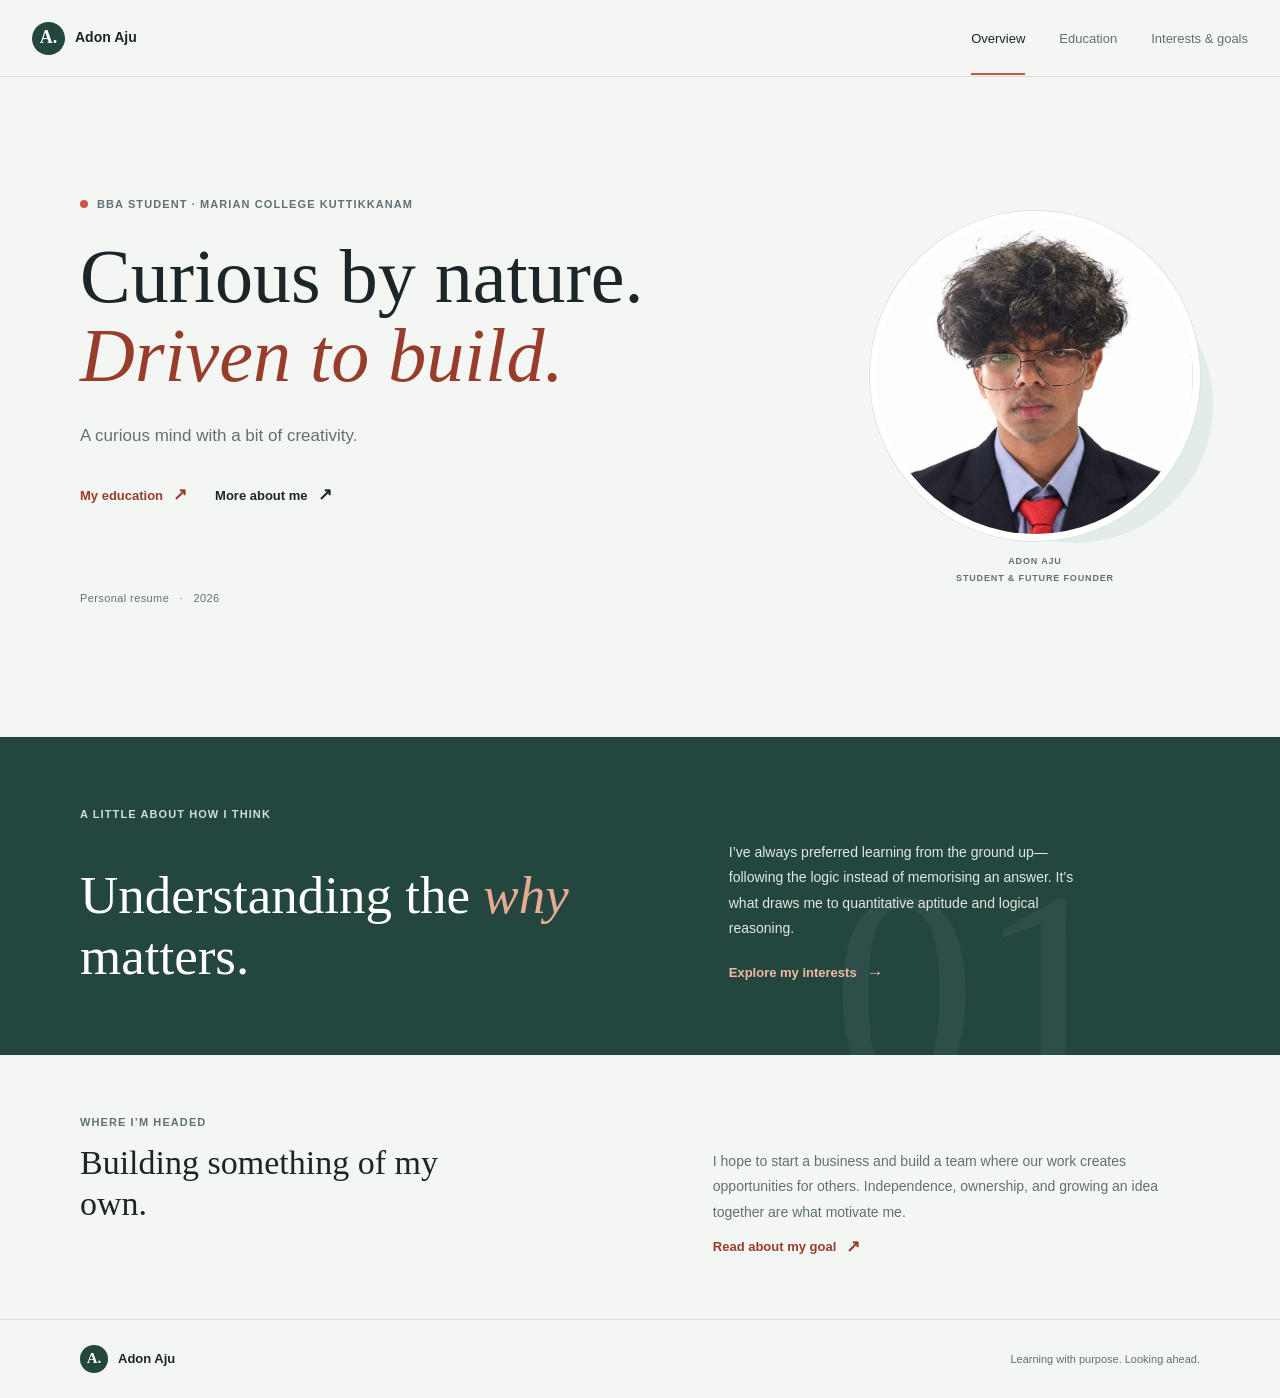
<file: index.html>
<!doctype html>
<html lang="en">
  <head>
    <meta charset="utf-8" />
    <meta name="viewport" content="width=device-width, initial-scale=1" />
    <meta name="description" content="Meet Adon Aju: BBA student, curious learner, visual storyteller, and aspiring entrepreneur." />
    <meta name="theme-color" content="#f4f6f4" />
    <title>Adon Aju — Personal Resume</title>
    <link rel="stylesheet" href="styles.css" />
  </head>
  <body>
    <a class="skip-link" href="#main">Skip to content</a>
    <header class="site-header">
      <div class="header-inner">
        <a class="wordmark" href="index.html" aria-label="Adon Aju, home"><span class="wordmark-mark">A.</span><span>Adon Aju</span></a>
        <nav class="site-nav" aria-label="Main navigation">
          <a class="nav-link is-current" href="index.html" aria-current="page">Overview</a>
          <a class="nav-link" href="education.html">Education</a>
          <a class="nav-link" href="focus.html">Interests &amp; goals</a>
        </nav>
      </div>
    </header>

    <main id="main">
      <section class="intro page-width" aria-labelledby="intro-title">
        <div class="intro-copy">
          <p class="eyebrow"><span class="eyebrow-dot" aria-hidden="true"></span>BBA student · Marian College Kuttikkanam</p>
          <h1 id="intro-title">Curious by nature.<br /><span class="accent-text">Driven to build.</span></h1>
          <p class="intro-lede">A curious mind with a bit of creativity.</p>
          <div class="intro-actions">
            <a class="text-link" href="education.html">My education <span aria-hidden="true">↗</span></a>
            <a class="text-link text-link-muted" href="focus.html">More about me <span aria-hidden="true">↗</span></a>
          </div>
          <div class="intro-index" aria-label="Personal resume">Personal resume <span>·</span> 2026</div>
        </div>
        <figure class="portrait-frame">
          <div class="portrait-image"><img src="assets/adon-aju-portrait.png" alt="Portrait of Adon Aju" width="1090" height="1280" /></div>
          <figcaption><span>ADON AJU</span><span>STUDENT &amp; FUTURE FOUNDER</span></figcaption>
        </figure>
      </section>

      <section class="belief-band" aria-labelledby="belief-title">
        <div class="belief-inner page-width">
          <p class="eyebrow eyebrow-light">A little about how I think</p>
          <h2 id="belief-title">Understanding the <em>why</em> matters.</h2>
          <div class="belief-details">
            <p>I’ve always preferred learning from the ground up—following the logic instead of memorising an answer. It’s what draws me to quantitative aptitude and logical reasoning.</p>
            <a class="light-link" href="focus.html">Explore my interests <span aria-hidden="true">→</span></a>
          </div>
          <span class="belief-number" aria-hidden="true">01</span>
        </div>
      </section>

      <section class="next-step page-width" aria-labelledby="next-title">
        <div>
          <p class="eyebrow">Where I’m headed</p>
          <h2 id="next-title">Building something of my own.</h2>
        </div>
        <p>I hope to start a business and build a team where our work creates opportunities for others. Independence, ownership, and growing an idea together are what motivate me.</p>
        <a class="text-link" href="focus.html#career">Read about my goal <span aria-hidden="true">↗</span></a>
      </section>
    </main>

    <footer class="site-footer">
      <div class="footer-inner page-width"><a class="wordmark footer-wordmark" href="index.html"><span class="wordmark-mark">A.</span><span>Adon Aju</span></a><p>Learning with purpose. Looking ahead.</p></div>
    </footer>
  </body>
</html>
</file>
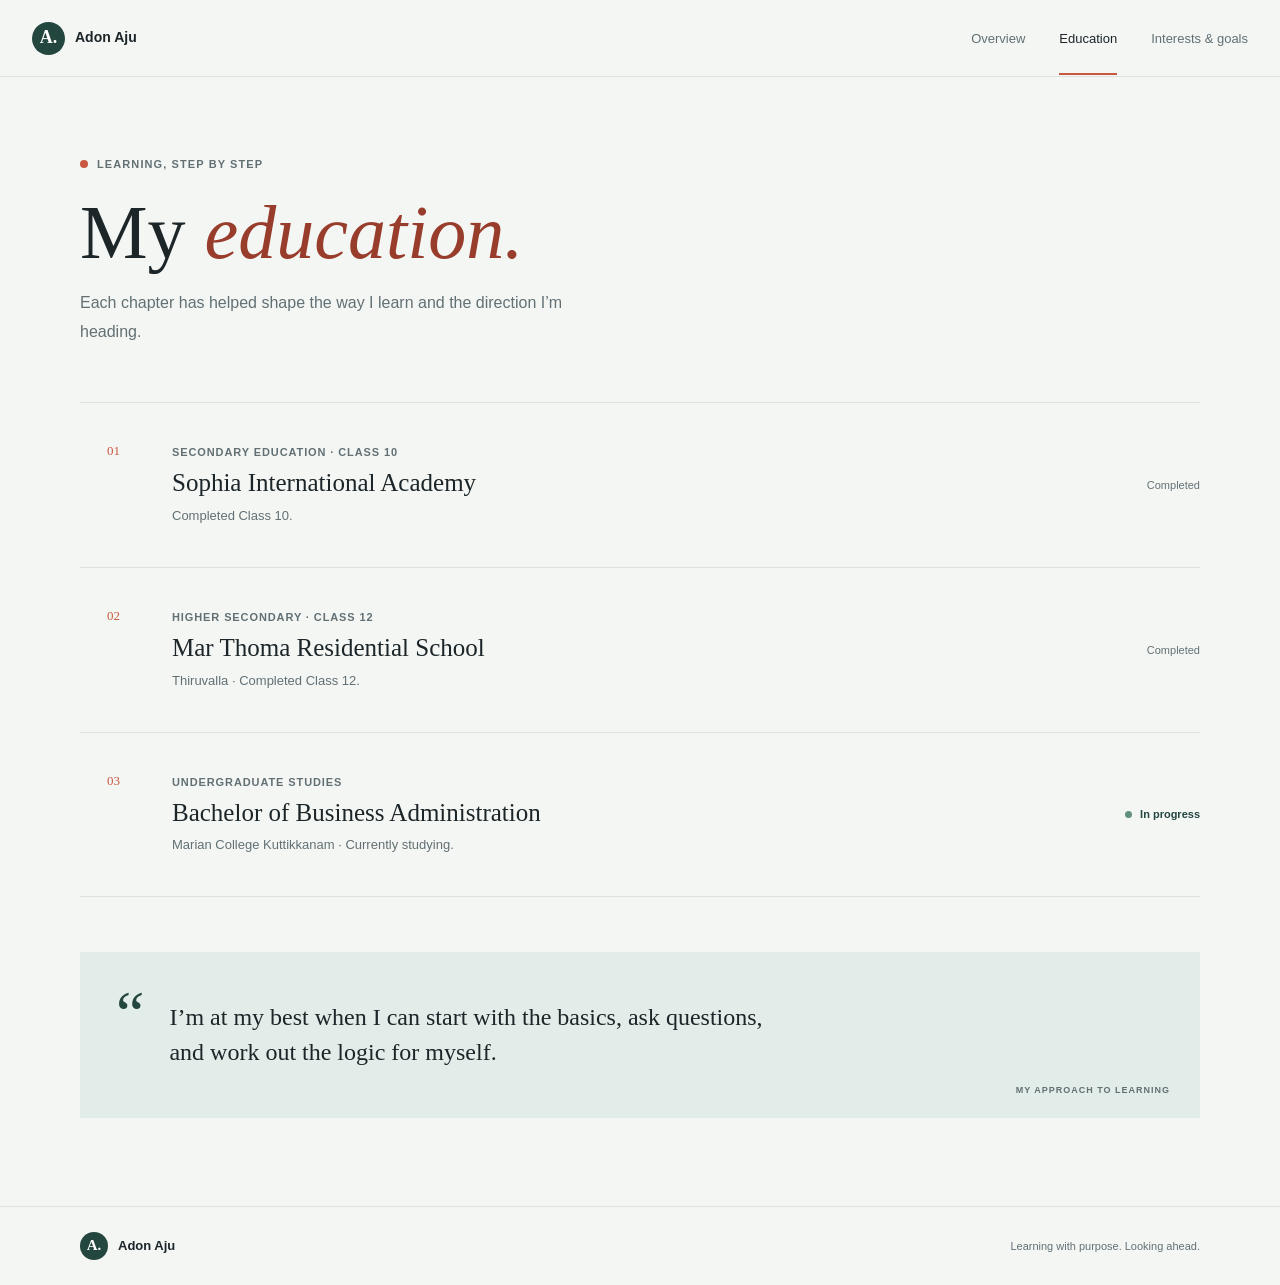
<file: education.html>
<!doctype html>
<html lang="en">
  <head>
    <meta charset="utf-8" />
    <meta name="viewport" content="width=device-width, initial-scale=1" />
    <meta name="description" content="Adon Aju's education, from school through his current BBA studies." />
    <meta name="theme-color" content="#f4f6f4" />
    <title>Education — Adon Aju</title>
    <link rel="stylesheet" href="styles.css" />
  </head>
  <body>
    <a class="skip-link" href="#main">Skip to content</a>
    <header class="site-header">
      <div class="header-inner">
        <a class="wordmark" href="index.html" aria-label="Adon Aju, home"><span class="wordmark-mark">A.</span><span>Adon Aju</span></a>
        <nav class="site-nav" aria-label="Main navigation">
          <a class="nav-link" href="index.html">Overview</a>
          <a class="nav-link is-current" href="education.html" aria-current="page">Education</a>
          <a class="nav-link" href="focus.html">Interests &amp; goals</a>
        </nav>
      </div>
    </header>

    <main id="main">
      <section class="page-heading page-width">
        <p class="eyebrow"><span class="eyebrow-dot" aria-hidden="true"></span>Learning, step by step</p>
        <h1>My <span class="accent-text">education.</span></h1>
        <p class="page-lede">Each chapter has helped shape the way I learn and the direction I’m heading.</p>
      </section>

      <section class="education-list page-width" aria-label="Education history">
        <article class="education-entry">
          <div class="entry-marker"><span>01</span></div>
          <div class="entry-copy"><p class="entry-label">Secondary education · Class 10</p><h2>Sophia International Academy</h2><p class="entry-note">Completed Class 10.</p></div>
          <span class="entry-status">Completed</span>
        </article>
        <article class="education-entry">
          <div class="entry-marker"><span>02</span></div>
          <div class="entry-copy"><p class="entry-label">Higher secondary · Class 12</p><h2>Mar Thoma Residential School</h2><p class="entry-note">Thiruvalla · Completed Class 12.</p></div>
          <span class="entry-status">Completed</span>
        </article>
        <article class="education-entry education-entry-current">
          <div class="entry-marker"><span>03</span></div>
          <div class="entry-copy"><p class="entry-label">Undergraduate studies</p><h2>Bachelor of Business Administration</h2><p class="entry-note">Marian College Kuttikkanam · Currently studying.</p></div>
          <span class="entry-status status-current"><span class="status-dot" aria-hidden="true"></span>In progress</span>
        </article>
      </section>

      <section class="study-note page-width" aria-label="Learning approach">
        <span class="study-note-mark" aria-hidden="true">“</span>
        <p>I’m at my best when I can start with the basics, ask questions, and work out the logic for myself.</p>
        <span class="study-note-label">MY APPROACH TO LEARNING</span>
      </section>
    </main>

    <footer class="site-footer">
      <div class="footer-inner page-width"><a class="wordmark footer-wordmark" href="index.html"><span class="wordmark-mark">A.</span><span>Adon Aju</span></a><p>Learning with purpose. Looking ahead.</p></div>
    </footer>
  </body>
</html>
</file>
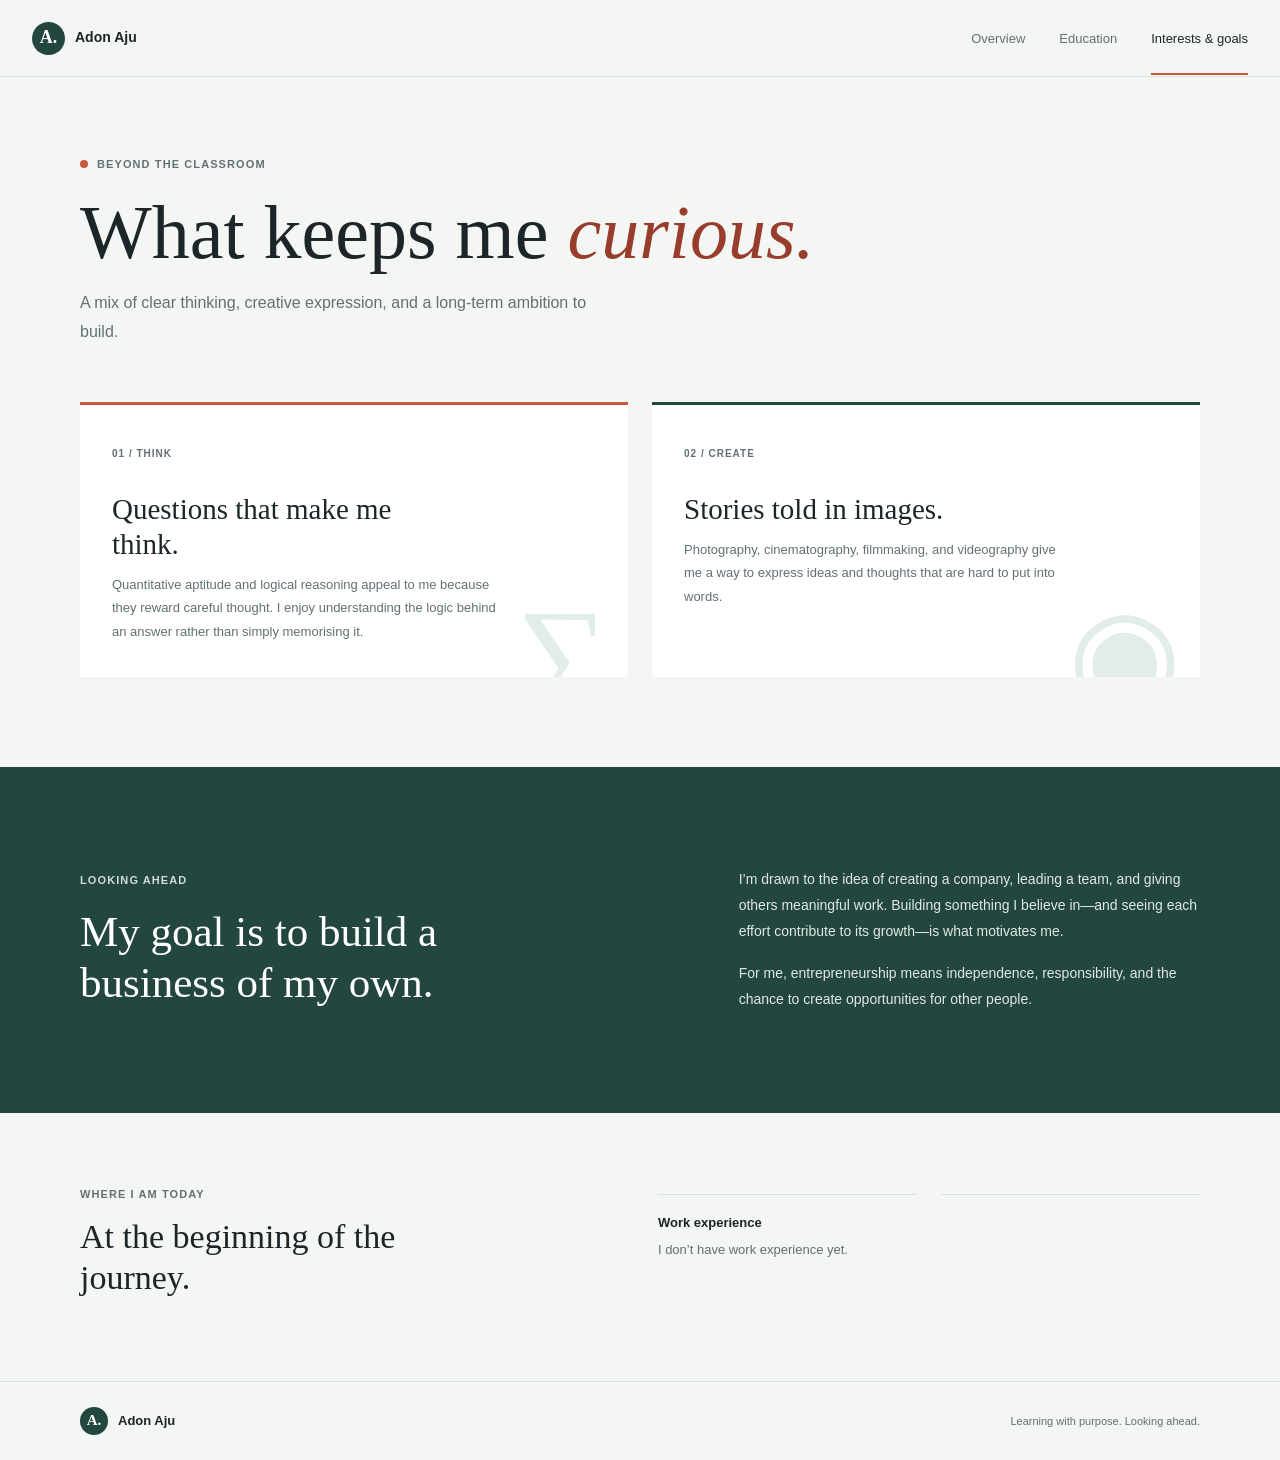
<file: focus.html>
<!doctype html>
<html lang="en">
  <head>
    <meta charset="utf-8" />
    <meta name="viewport" content="width=device-width, initial-scale=1" />
    <meta
      name="description"
      content="Adon Aju's interests in reasoning, visual storytelling, and entrepreneurship."
    />
    <meta name="theme-color" content="#f4f6f4" />
    <title>Interests &amp; Goals — Adon Aju</title>
    <link rel="stylesheet" href="styles.css" />
  </head>
  <body>
    <a class="skip-link" href="#main">Skip to content</a>
    <header class="site-header">
      <div class="header-inner">
        <a class="wordmark" href="index.html" aria-label="Adon Aju, home"
          ><span class="wordmark-mark">A.</span><span>Adon Aju</span></a
        >
        <nav class="site-nav" aria-label="Main navigation">
          <a class="nav-link" href="index.html">Overview</a>
          <a class="nav-link" href="education.html">Education</a>
          <a class="nav-link is-current" href="focus.html" aria-current="page"
            >Interests &amp; goals</a
          >
        </nav>
      </div>
    </header>

    <main id="main">
      <section class="page-heading page-width">
        <p class="eyebrow">
          <span class="eyebrow-dot" aria-hidden="true"></span>Beyond the
          classroom
        </p>
        <h1>What keeps me <span class="accent-text">curious.</span></h1>
        <p class="page-lede">
          A mix of clear thinking, creative expression, and a long-term ambition
          to build.
        </p>
      </section>

      <section class="interest-grid page-width" aria-label="Interests">
        <article class="interest-item interest-reasoning">
          <span class="interest-index">01 / THINK</span>
          <h2>Questions that make me think.</h2>
          <p>
            Quantitative aptitude and logical reasoning appeal to me because
            they reward careful thought. I enjoy understanding the logic behind
            an answer rather than simply memorising it.
          </p>
          <span class="interest-symbol" aria-hidden="true">∑</span>
        </article>
        <article class="interest-item interest-visual">
          <span class="interest-index">02 / CREATE</span>
          <h2>Stories told in images.</h2>
          <p>
            Photography, cinematography, filmmaking, and videography give me a
            way to express ideas and thoughts that are hard to put into words.
          </p>
          <span class="interest-symbol" aria-hidden="true">◉</span>
        </article>
      </section>

      <section id="career" class="career-section">
        <div class="career-inner page-width">
          <div class="career-heading">
            <p class="eyebrow eyebrow-light">Looking ahead</p>
            <h2>My goal is to build a business of my own.</h2>
          </div>
          <div class="career-copy">
            <p>
              I’m drawn to the idea of creating a company, leading a team, and
              giving others meaningful work. Building something I believe in—and
              seeing each effort contribute to its growth—is what motivates me.
            </p>
            <p>
              For me, entrepreneurship means independence, responsibility, and
              the chance to create opportunities for other people.
            </p>
          </div>
        </div>
      </section>

      <section
        class="early-career page-width"
        aria-label="Experience and projects"
      >
        <div class="early-career-heading">
          <p class="eyebrow">Where I am today</p>
          <h2>At the beginning of the journey.</h2>
        </div>
        <div class="early-career-detail">
          <div>
            <h3>Work experience</h3>
            <p>I don’t have work experience yet.</p>
          </div>
          <div>
            
          </div>
        </div>
      </section>
    </main>

    <footer class="site-footer">
      <div class="footer-inner page-width">
        <a class="wordmark footer-wordmark" href="index.html"
          ><span class="wordmark-mark">A.</span><span>Adon Aju</span></a
        >
        <p>Learning with purpose. Looking ahead.</p>
      </div>
    </footer>
  </body>
</html>
</file>
<file: styles.css>
:root {
  color-scheme: light;
  --paper: #f4f6f4;
  --white: #ffffff;
  --ink: #1c2528;
  --muted: #627074;
  --line: #dbe2df;
  --accent: #c95840;
  --accent-dark: #983d2c;
  --forest: #23463f;
  --mist: #e2ece8;
  --serif: Georgia, "Times New Roman", serif;
  --sans: Arial, Helvetica, sans-serif;
}

* { box-sizing: border-box; }
html { scroll-behavior: smooth; }
body { margin: 0; background: var(--paper); color: var(--ink); font-family: var(--sans); font-size: 16px; line-height: 1.65; }
a { color: inherit; }
.page-width { width: min(1120px, calc(100% - 64px)); margin-inline: auto; }
.skip-link { position: absolute; top: 10px; left: 10px; z-index: 5; padding: 10px 14px; transform: translateY(-160%); background: var(--ink); color: var(--white); }
.skip-link:focus { transform: translateY(0); }
.site-header { border-bottom: 1px solid var(--line); background: var(--paper); }
.header-inner { width: min(1250px, calc(100% - 64px)); min-height: 76px; margin-inline: auto; display: flex; align-items: center; justify-content: space-between; gap: 24px; }
.wordmark { display: inline-flex; align-items: center; gap: 10px; color: var(--ink); text-decoration: none; font-size: 14px; font-weight: 700; }
.wordmark-mark { display: grid; width: 33px; height: 33px; place-items: center; border-radius: 50%; background: var(--forest); color: var(--white); font-family: var(--serif); font-size: 18px; }
.site-nav { display: flex; align-items: center; gap: 34px; }
.nav-link { position: relative; padding: 27px 0 25px; color: var(--muted); font-size: 13px; text-decoration: none; transition: color 160ms ease; }
.nav-link:hover, .nav-link:focus-visible, .nav-link.is-current { color: var(--ink); }
.nav-link.is-current::after { position: absolute; right: 0; bottom: 0; left: 0; height: 2px; background: var(--accent); content: ""; }
.intro { min-height: 660px; display: grid; grid-template-columns: 1.12fr 0.88fr; align-items: center; gap: 8.5%; padding-block: 70px 82px; }
.intro-copy { padding-block: 20px; }
.eyebrow { display: flex; align-items: center; gap: 9px; margin: 0 0 24px; color: var(--muted); font-size: 11px; font-weight: 700; letter-spacing: 1.1px; text-transform: uppercase; }
.eyebrow-dot, .status-dot { display: inline-block; width: 8px; height: 8px; border-radius: 50%; background: var(--accent); }
h1, h2, h3, p, figure { margin-top: 0; }
.intro h1, .page-heading h1 { margin-bottom: 26px; font-family: var(--serif); font-size: clamp(48px, 6vw, 76px); font-weight: 400; line-height: 1.04; }
.accent-text { color: var(--accent-dark); font-style: italic; }
.intro-lede { max-width: 455px; margin-bottom: 30px; color: var(--muted); font-size: 17px; line-height: 1.8; }
.intro-actions { display: flex; flex-wrap: wrap; gap: 28px; }
.text-link, .light-link { display: inline-flex; align-items: center; gap: 10px; color: var(--accent-dark); font-size: 13px; font-weight: 700; text-decoration: none; }
.text-link span, .light-link span { font-size: 17px; transition: transform 160ms ease; }
.text-link:hover span, .light-link:hover span { transform: translate(2px, -2px); }
.text-link-muted { color: var(--ink); }
.intro-index { margin-top: 80px; color: var(--muted); font-size: 11px; letter-spacing: 0.4px; }
.intro-index span { padding-inline: 7px; color: var(--accent); }
.portrait-frame { position: relative; display: flex; width: min(100%, 330px); flex-direction: column; align-items: center; justify-self: end; margin: 0; }
.portrait-frame::before { position: absolute; z-index: -1; right: -13px; bottom: 48px; width: 84%; aspect-ratio: 1; border-radius: 50%; background: var(--mist); content: ""; }
.portrait-image { width: 100%; aspect-ratio: 1; overflow: hidden; border: 7px solid var(--white); border-radius: 50%; box-shadow: 0 0 0 1px var(--line); }
.portrait-image img { display: block; width: 100%; height: 100%; object-fit: cover; object-position: center 31%; }
.portrait-frame figcaption { display: flex; flex-direction: column; align-items: center; gap: 2px; padding: 13px 3px 5px; color: var(--muted); font-size: 9px; font-weight: 700; letter-spacing: 0.85px; text-align: center; }
.belief-band { overflow: hidden; background: var(--forest); color: var(--white); }
.belief-inner { position: relative; min-height: 318px; display: grid; grid-template-columns: 1fr 0.86fr; align-content: center; align-items: end; column-gap: 9%; padding-block: 58px; }
.eyebrow-light { grid-column: 1 / -1; margin-bottom: 17px; color: #cfddd8; }
.belief-inner h2 { z-index: 1; max-width: 560px; margin-bottom: 0; font-family: var(--serif); font-size: clamp(34px, 4.5vw, 53px); font-weight: 400; line-height: 1.15; }
.belief-inner h2 em { color: #e9aa93; }
.belief-details { z-index: 1; max-width: 365px; }
.belief-details p { margin-bottom: 18px; color: #e0e8e4; font-size: 14px; line-height: 1.8; }
.light-link { color: #f1b9a5; }
.belief-number { position: absolute; right: 7%; bottom: -83px; color: rgb(255 255 255 / 5%); font-family: var(--serif); font-size: 290px; line-height: 1; }
.next-step { min-height: 253px; display: grid; grid-template-columns: 1fr 1fr; align-items: center; column-gap: 13%; row-gap: 8px; padding-block: 58px; }
.next-step .eyebrow { margin-bottom: 12px; }
.next-step h2 { max-width: 390px; margin-bottom: 0; font-family: var(--serif); font-size: 34px; font-weight: 400; line-height: 1.2; }
.next-step > p { max-width: 450px; align-self: end; margin-bottom: 0; color: var(--muted); font-size: 14px; line-height: 1.8; }
.next-step > .text-link { grid-column: 2; align-self: start; }
.site-footer { border-top: 1px solid var(--line); }
.footer-inner { min-height: 78px; display: flex; align-items: center; justify-content: space-between; gap: 20px; }
.footer-wordmark { font-size: 13px; }
.footer-wordmark .wordmark-mark { width: 28px; height: 28px; font-size: 15px; }
.footer-inner > p { margin: 0; color: var(--muted); font-size: 11px; }
.page-heading { padding-block: 78px 55px; }
.page-heading .eyebrow { margin-bottom: 20px; }
.page-heading h1 { margin-bottom: 17px; }
.page-lede { max-width: 540px; margin-bottom: 0; color: var(--muted); font-size: 16px; line-height: 1.8; }
.education-list { padding-bottom: 55px; }
.education-entry { min-height: 165px; display: grid; grid-template-columns: 67px 1fr auto; align-items: center; gap: 25px; border-top: 1px solid var(--line); }
.education-entry:last-child { border-bottom: 1px solid var(--line); }
.entry-marker { display: flex; align-self: stretch; align-items: flex-start; justify-content: center; padding-top: 37px; color: var(--accent); font-family: var(--serif); font-size: 13px; }
.entry-copy { padding-block: 26px; }
.entry-label { margin-bottom: 6px; color: var(--muted); font-size: 11px; font-weight: 700; letter-spacing: 0.9px; text-transform: uppercase; }
.entry-copy h2 { margin-bottom: 5px; font-family: var(--serif); font-size: 25px; font-weight: 400; line-height: 1.3; }
.entry-note { margin-bottom: 0; color: var(--muted); font-size: 13px; }
.entry-status { display: inline-flex; align-items: center; gap: 8px; color: var(--muted); font-size: 11px; white-space: nowrap; }
.status-current { color: var(--forest); font-weight: 700; }
.status-dot { width: 7px; height: 7px; background: #61917e; }
.study-note { position: relative; min-height: 166px; display: flex; align-items: center; gap: 25px; margin-bottom: 88px; padding: 30px 36px; background: var(--mist); }
.study-note-mark { align-self: flex-start; color: var(--forest); font-family: var(--serif); font-size: 64px; line-height: 1; }
.study-note > p { max-width: 610px; margin: 0; font-family: var(--serif); font-size: 24px; line-height: 1.45; }
.study-note-label { position: absolute; right: 30px; bottom: 20px; color: var(--muted); font-size: 9px; font-weight: 700; letter-spacing: 1px; }
.interest-grid { display: grid; grid-template-columns: 1fr 1fr; gap: 24px; padding-bottom: 90px; }
.interest-item { position: relative; min-height: 270px; overflow: hidden; padding: 34px 32px; background: var(--white); }
.interest-reasoning { border-top: 3px solid var(--accent); }
.interest-visual { border-top: 3px solid var(--forest); }
.interest-index { color: var(--muted); font-size: 10px; font-weight: 700; letter-spacing: 1px; }
.interest-item h2 { position: relative; z-index: 1; max-width: 300px; margin: 27px 0 11px; font-family: var(--serif); font-size: 29px; font-weight: 400; line-height: 1.2; }
.interest-item p { position: relative; z-index: 1; max-width: 385px; margin-bottom: 0; color: var(--muted); font-size: 13px; line-height: 1.8; }
.interest-symbol { position: absolute; right: 19px; bottom: -43px; color: var(--mist); font-family: var(--serif); font-size: 130px; line-height: 1; }
.career-section { background: var(--forest); color: var(--white); }
.career-inner { min-height: 346px; display: grid; grid-template-columns: 1fr 0.88fr; align-items: center; gap: 12%; padding-block: 65px; }
.career-heading .eyebrow { margin-bottom: 18px; }
.career-heading h2 { max-width: 470px; margin-bottom: 0; font-family: var(--serif); font-size: 43px; font-weight: 400; line-height: 1.18; }
.career-copy p { margin-bottom: 16px; color: #e0e8e4; font-size: 14px; line-height: 1.85; }
.career-copy p:last-child { margin-bottom: 0; }
.early-career { display: grid; grid-template-columns: 0.9fr 1.1fr; gap: 12%; padding-block: 72px 82px; }
.early-career-heading .eyebrow { margin-bottom: 14px; }
.early-career-heading h2 { max-width: 365px; margin-bottom: 0; font-family: var(--serif); font-size: 34px; font-weight: 400; line-height: 1.2; }
.early-career-detail { display: grid; grid-template-columns: 1fr 1fr; gap: 24px; padding-top: 9px; }
.early-career-detail > div { border-top: 1px solid var(--line); padding-top: 17px; }
.early-career-detail h3 { margin-bottom: 6px; font-size: 13px; }
.early-career-detail p { margin-bottom: 0; color: var(--muted); font-size: 13px; line-height: 1.7; }

@media (min-width: 1440px) {
  .intro h1, .page-heading h1 { font-size: 76px; }
}
@media (max-width: 760px) {
  .page-width { width: min(100% - 40px, 560px); }
  .header-inner { width: calc(100% - 40px); min-height: 68px; align-items: center; }
  .wordmark { gap: 8px; }
  .wordmark-mark { width: 30px; height: 30px; }
  .site-nav { gap: clamp(12px, 4vw, 24px); }
  .nav-link { padding-block: 23px 21px; font-size: 11px; }
  .intro { min-height: auto; grid-template-columns: 1fr; gap: 40px; padding-block: 62px 65px; }
  .intro-copy { padding-block: 0; }
  .intro h1, .page-heading h1 { font-size: 54px; }
  .intro-lede { max-width: 490px; font-size: 16px; }
  .intro-index { margin-top: 37px; }
  .portrait-frame { width: min(100%, 300px); justify-self: center; }
  .portrait-frame::before { right: -9px; }
  .belief-inner { min-height: auto; grid-template-columns: 1fr; gap: 25px; padding-block: 51px 55px; }
  .belief-inner h2 { max-width: 480px; font-size: 43px; }
  .belief-details { max-width: 470px; }
  .belief-number { right: 3%; bottom: -35px; font-size: 200px; }
  .next-step { min-height: auto; grid-template-columns: 1fr; gap: 17px; padding-block: 49px 56px; }
  .next-step h2 { max-width: 460px; font-size: 31px; }
  .next-step > p { align-self: auto; }
  .next-step > .text-link { grid-column: auto; }
  .page-heading { padding-block: 60px 40px; }
  .education-entry { grid-template-columns: 34px 1fr; gap: 12px; padding-block: 17px; }
  .entry-marker { padding-top: 30px; }
  .entry-copy { padding-block: 12px; }
  .entry-copy h2 { font-size: 22px; }
  .entry-status { grid-column: 2; margin-top: -12px; padding-bottom: 6px; }
  .study-note { min-height: 170px; gap: 15px; margin-bottom: 62px; padding: 25px 20px 43px; }
  .study-note > p { font-size: 21px; }
  .study-note-label { right: 20px; bottom: 15px; }
  .interest-grid { grid-template-columns: 1fr; gap: 16px; padding-bottom: 65px; }
  .interest-item { min-height: 242px; padding: 27px 24px; }
  .interest-item h2 { margin-top: 23px; font-size: 27px; }
  .career-inner { min-height: auto; grid-template-columns: 1fr; gap: 22px; padding-block: 51px 55px; }
  .career-heading h2 { max-width: 490px; font-size: 38px; }
  .career-copy p { font-size: 13px; }
  .early-career { grid-template-columns: 1fr; gap: 25px; padding-block: 55px 62px; }
  .early-career-heading h2 { max-width: 480px; font-size: 30px; }
}
@media (max-width: 420px) {
  .page-width { width: calc(100% - 32px); }
  .header-inner { width: calc(100% - 32px); gap: 12px; }
  .wordmark { gap: 6px; font-size: 12px; }
  .wordmark-mark { width: 27px; height: 27px; font-size: 16px; }
  .site-nav { gap: 11px; }
  .nav-link { font-size: 10px; }
  .intro h1, .page-heading h1 { font-size: 46px; }
  .eyebrow { font-size: 10px; letter-spacing: 0.8px; }
  .intro-actions { gap: 18px; }
  .belief-inner h2 { font-size: 36px; }
  .early-career-detail { grid-template-columns: 1fr; gap: 19px; }
  .footer-inner { width: calc(100% - 32px); }
  .footer-inner > p { max-width: 160px; text-align: right; }
}
@media (prefers-reduced-motion: reduce) {
  html { scroll-behavior: auto; }
  *, *::before, *::after { transition-duration: 0.01ms !important; }
}
@media print {
  body { background: white; }
  .site-header, .site-footer, .skip-link, .intro-actions { display: none; }
  .page-width { width: 100%; }
  .intro { min-height: auto; padding-block: 20px; }
  .belief-band, .career-section { print-color-adjust: exact; -webkit-print-color-adjust: exact; }
  .education-entry, .interest-item, .study-note, .career-section { break-inside: avoid; }
}
</file>
